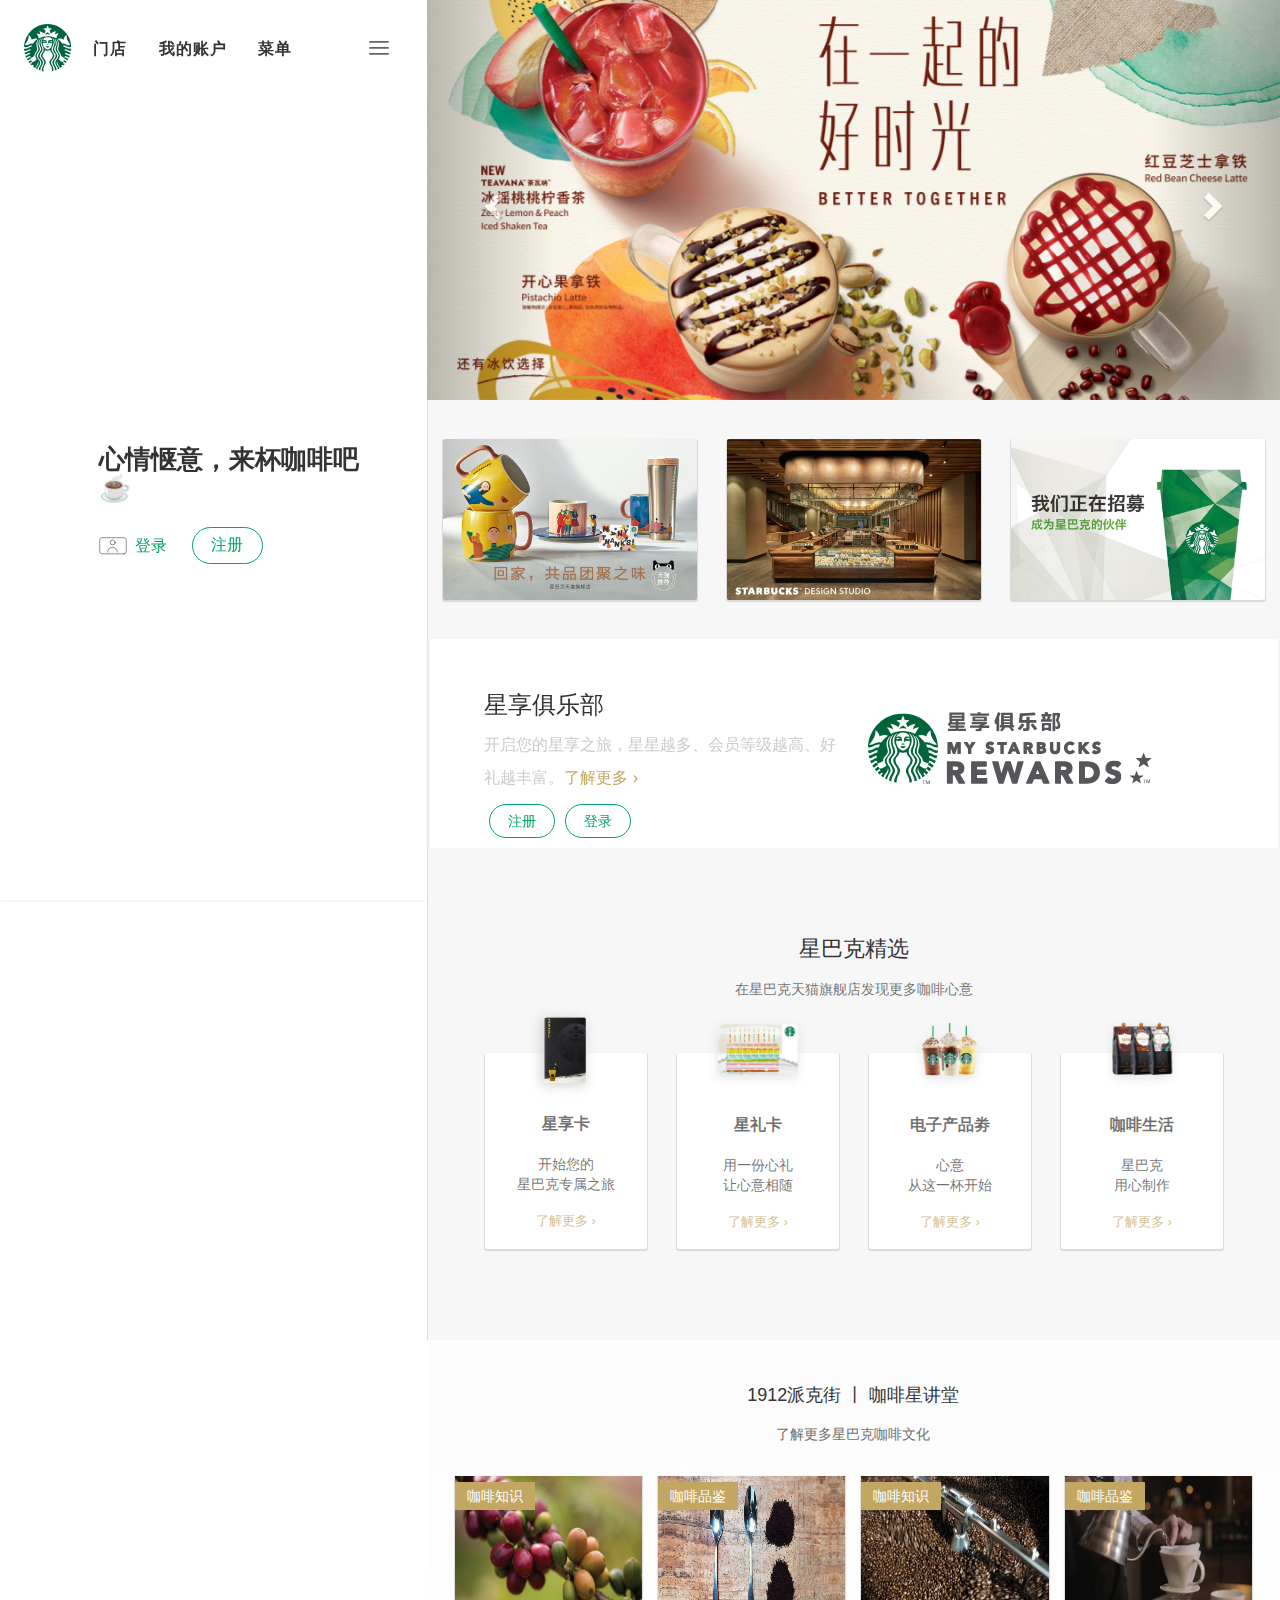
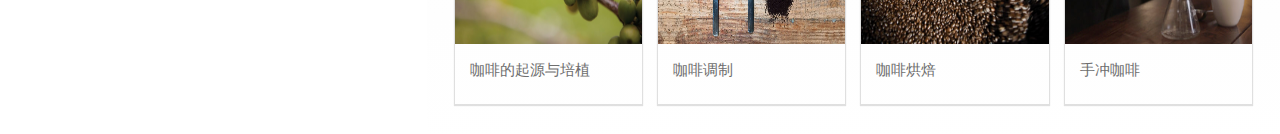
<file: index.html>
<!DOCTYPE html>
<html lang="en">
<head>
	<meta charset="UTF-8">
	<meta name="viewport" content="width=device-width, initial-scale=1">
	<link rel="stylesheet" href="css/cssreset.css">
	<link rel="stylesheet" href="bootstrap-3.3.7-dist/css/bootstrap.css">
	<link rel="stylesheet" href="css/index.css">
	<script src="js/jquery-1.11.1.js"></script>
	<script src="bootstrap-3.3.7-dist/js/bootstrap.js"></script>
	<script src="js/index.js"></script>
	<title>Document</title>
</head>
<body>
	<div class=" container-fluid body " style="overflow: hidden" >
 		<nav class="col-md-4 col-sm-12 col-xs-12 fix">
 			<div class="row">
 			<header>
 				<img src="images/logo.svg" alt="">
 				<a href="#">门店</a>
 				<a href="#">我的账户</a>
 				<a href="html/menu.html">菜单</a>
 				<img id="tog" src="images/icon-hamburger.svg" alt="">
 				
 			</header>
 			</div>
 			<div class="n_body">
 				<div class="con">
 				<h2>心情惬意，来杯咖啡吧 ☕</h2>
 				<div class="foot">
 					<a href="#">
 						<img src="images/icon-account.svg" alt="">
 						<span>登录</span>
 					</a>
 					<a href="#"><span>注册</span></a>
 				</div>
 				</div>
 				
 			</div>
 			<div class="con2">
 					<ul>
 						<li>门店</li>
 						<li>星享俱乐部</li>
 						<li>菜单</li>
 						<li><hr></li>
 						<li>星巴克移动应用</li>
 						<li>星礼卡</li>
 						<li>星巴克甄选&trade;</li>
 						<li>专星送&trade;</li>
 						<li>咖啡星讲堂</li>
 						<li>上海烘焙工坊</li>
 						<li>关于星巴克</li>
 						<li>帮助中心</li>
 						<li><hr></li>
 					</ul>
 					<div class="foot">
 					<a href="#">
 						<img src="images/icon-account.svg" alt="">
 						<span>登录</span>
 					</a>
 					<a href="#"><span>注册</span></a>
 				</div>
 					<footer>
 						<a href="#">English</a>
 						<a href="#">隐私政策</a>
 						<a href="#">使用条款</a>
 						<p><img src="images/icpicon.png" alt="" width="10px"> 沪公网安备 31010402000318号 | 沪ICP备17003747号</p>
 					</footer>
 				</div>
 		</nav>
 		<section class="col-md-8 col-sm-12 col-xs-12 col-md-offset-4 body">
 			<div class="lunbo">
				<div id="carousel-example-generic" class="carousel slide" data-ride="carousel">
				  <!-- Indicators -->
				  <!-- Wrapper for slides -->
				  <div class="carousel-inner" role="listbox">
				    <div class="item active">
				      <img src="images/kv-bever.jpg" alt="...">
				      <div class="carousel-caption">
				      </div>
				    </div>
				    <div class="item">
				      <img src="images/kv-mooncake.jpg" alt="...">
				      <div class="carousel-caption">
				      </div>
				    </div>
				     <div class="item">
				      <img src="images/fp-cold-foam.jpg" alt="...">
				    </div>
				  </div>

				  <!-- Controls -->
				  <a class="left carousel-control" href="#carousel-example-generic" role="button" data-slide="prev">
				    <span class="glyphicon glyphicon-chevron-left" aria-hidden="true"></span>
				    <span class="sr-only">Previous</span>
				  </a>
				  <a class="right carousel-control" href="#carousel-example-generic" role="button" data-slide="next">
				    <span class="glyphicon glyphicon-chevron-right" aria-hidden="true"></span>
				    <span class="sr-only">Next</span>
				  </a>
				</div>				
 			</div>
 			<div class="k2">
 				<ul class="row ktwo">
 					<li class="col-sm-4 col-xs-12 "><img src="images/starbucks-tmall-0910-cn.jpg" alt=""></li>
 					<li class=" col-sm-4 col-xs-12"><img src="images/starbucks-design-studio-web-china.jpg" alt=""></li>
 					<li class=" col-sm-4 col-xs-12"><a href="html/work.html"><img src="images/homepage-career-cn.jpg" alt=""></a></li>
 				</ul>
 			</div>
 			<div class=" k3">
 				<div class="row warpp">
 					<div class="col-xs-6 ran ">
 						<h3>星享俱乐部</h3>
 						<p>开启您的星享之旅，星星越多、会员等级越高、好礼越丰富。<a href="#">了解更多 ›</a></p>
 						<h4>
 							<a href="#" class="btn btn-default" href="#" role="button">注册</a>
 							<a href="#"class="btn btn-default" href="#" role="button">登录</a>
 						</h4>
 					</div>
 					<div class="col-xs-6 text-center rantwo">
 					<img src="images/logo-msr.svg"  class="img-responsive" alt="">
 					</div>
 				</div>
 			</div>
 			<div class="k4">
 				<div class="warpp">
 					<h2>星巴克精选</h2>
 					<p>在星巴克天猫旗舰店发现更多咖啡心意</p>
 					<ul class="row">
 						<li class="col-md-3 col-xs-6">
 							<a href="#">
 							<img src="images/tmall-card-01.png" alt="" style=" height: 108px">
 							<p><strong>星享卡</strong></p>
 							<p>开始您的<br>星巴克专属之旅</p>
 							<p>了解更多 ›</p>
 							</a>
 						</li>
 						<li class="col-md-3 col-xs-6">
 							<a href="#">
 							<img src="images/tmall-card-02.png" alt="" style="height:72px">
 								<p><strong>星礼卡</strong></p>
 							<p>用一份心礼<br>让心意相随</p>
 							<p>了解更多 ›</p>
 						</a>
 						</li>
 						<li class="col-md-3 col-xs-6">
 							<a href="#">
 							<img src="images/tmall-eticket.png" alt="" style="height:72px">
 								<p><strong>电子产品劵</strong></p>
 							<p>心意<br>从这一杯开始</p>
 							<p>了解更多 ›</p>
 						</a>
 						</li>
 						<li class="col-md-3 col-xs-6">
 							<a href="#">
 							<img src="images/tmall-reserve.png" alt="" style="height:72px">
 								<p><strong>咖啡生活</strong></p>
 							<p>星巴克<br>用心制作</p>
 							<p>了解更多 ›</p>
 						</a>
 						</li>
 					</ul>
 				</div>
 			</div>
 			<div class="k5">
 				<h4>1912派克街 丨 咖啡星讲堂</h4>
 				<p>了解更多星巴克咖啡文化</p>
 				<ul>
 					<li>
 						<img src="images/coffeehouse-coffee-cultivation-kv.jpg"  class="img-responsive" alt="">
 						<p>咖啡的起源与培植</p>
 						<span>咖啡知识</span>
 					</li>
 					<li>
 						<img src="images/coffeehouse-4-fundamentals-kv.jpg"  class="img-responsive" alt="">
 						<p>咖啡调制</p>
 						<span>咖啡品鉴</span>
 					</li>
 					<li>
 						<img src="images/coffeehouse-roast-story-kv.jpg"  class="img-responsive" alt="">
 						<p>咖啡烘焙</p>
 						<span>咖啡知识</span>
 					</li>
 					<li>
 						<img src="images/coffeehouse-pour-over-kv.jpg"  class="img-responsive" alt="">
 						<p>手冲咖啡</p>
 						<span>咖啡品鉴</span>
 					</li>
 				</ul>
 			</div>
 		</section>
 		<div class="bottom">
 			<ul>
 				<li>
 					<a href="#">
 						<span>
 							<img src="images/icon-home.svg" alt="">
 							<img src="images/icon-home-active.svg" alt="" class="active">
 						</span>
 						<p>主页</p>
 					</a>
 				</li>
 				<li>
 					<a href="#">
 						<span>
 							<img src="images/icon-stores.svg" alt="">
 							<img src="images/icon-stores-active.svg" alt="" class="active">
 						</span>
 						<p>门店</p>
 					</a>
 				</li>
 				<li>
 					<a href="#">
 						<span>
 							<img src="images/icon-account.svg" alt="">
 							<img src="images/icon-account-active.svg" alt="" class="active">
 						</span>
 						<p>我的账户</p>
 					</a>
 				</li>
 				<li>
 					<a href="#">
 						<span>
 							<img src="images/icon-home.svg" alt="">
 							<img src="images/icon-home-active.svg" alt="" class="active">
 						</span>
 						<p>菜单</p>
 					</a>
 				</li>
 				<li>
 					<a href="#">
 						<span>
 							<img src="images/icon-menu.svg" alt="">
 							<img src="images/icon-menu-active.svg" alt="" class="active">
 						</span>
 						<p>主页</p>
 					</a>
 				</li>
 				<li>
 					<a href="#">
 						<span>
 							<img src="images/icon-more.svg" alt="">
 							<img src="images/icon-more-active.svg" alt="" class="active">
 						</span>
 						<p>更多</p>
 					</a>
 				</li>
 			</ul>
 		</div>





	</div>
</body>
</html>
</file>
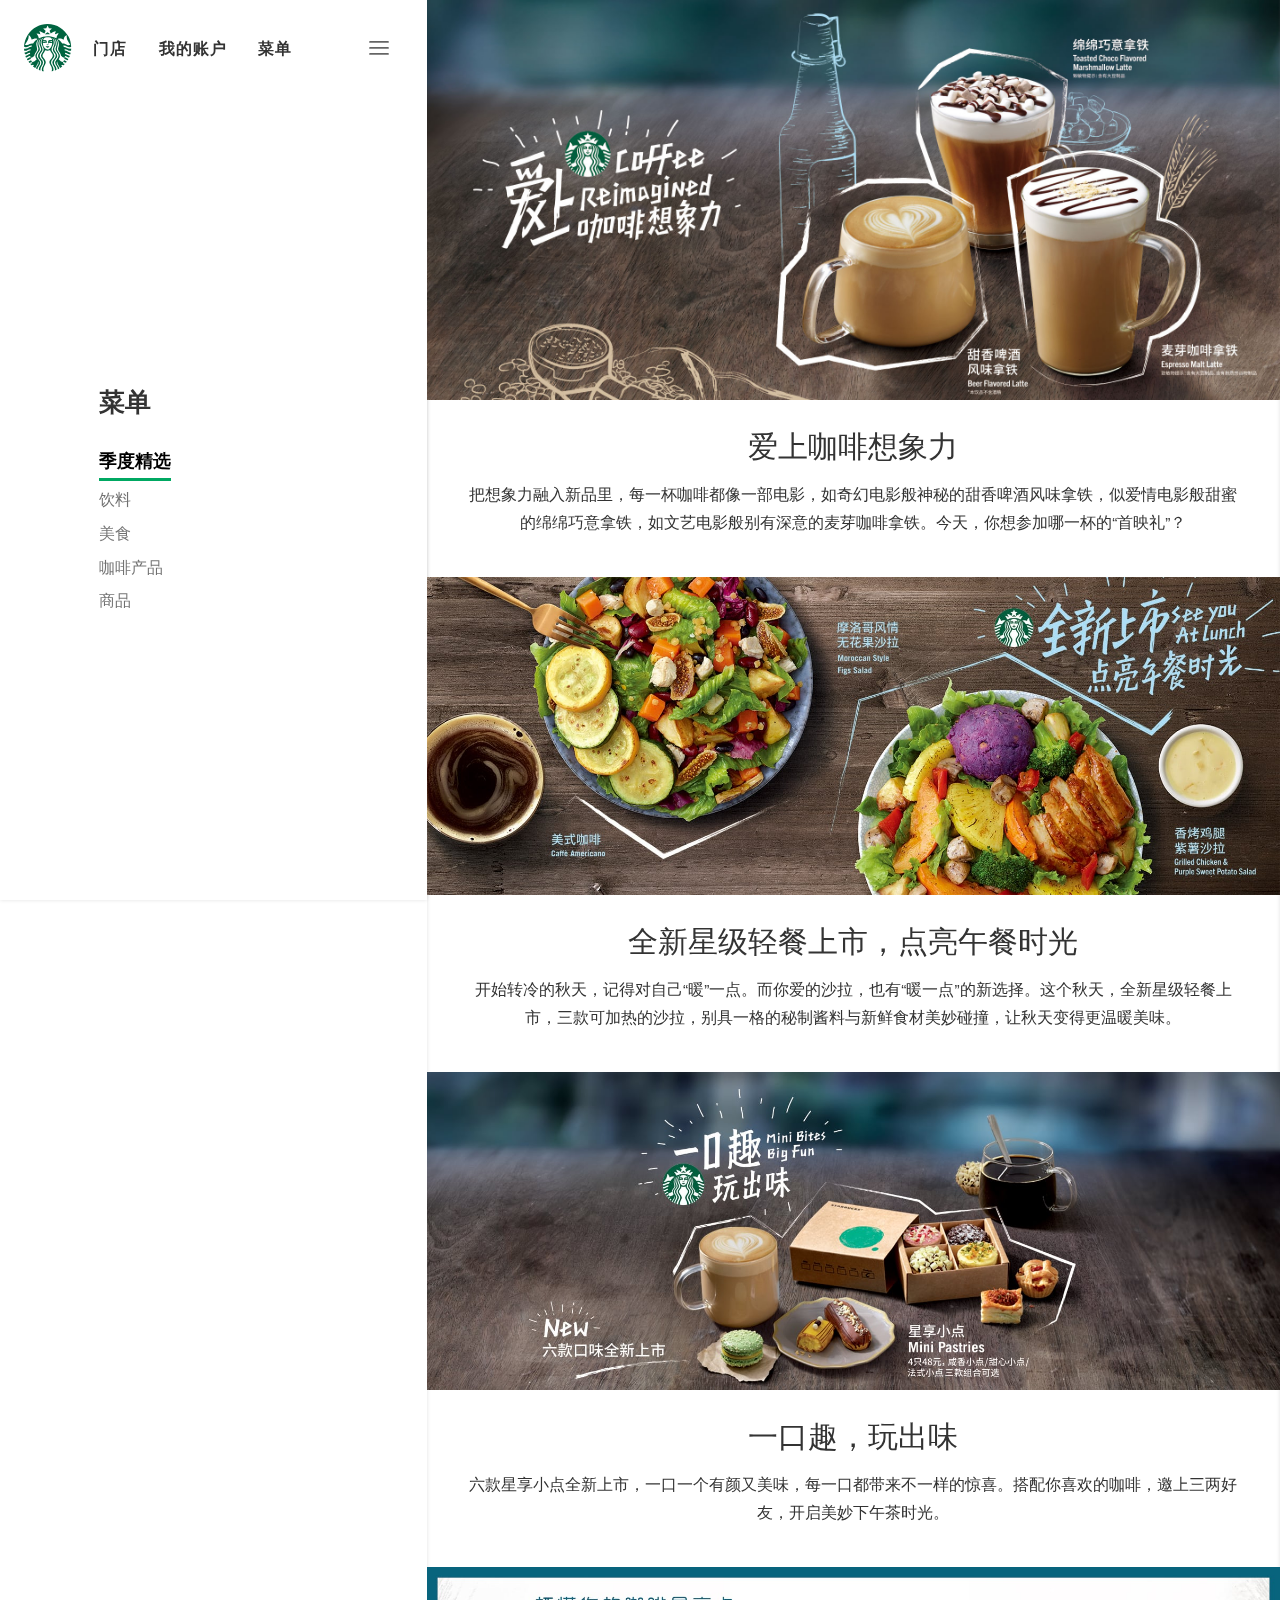
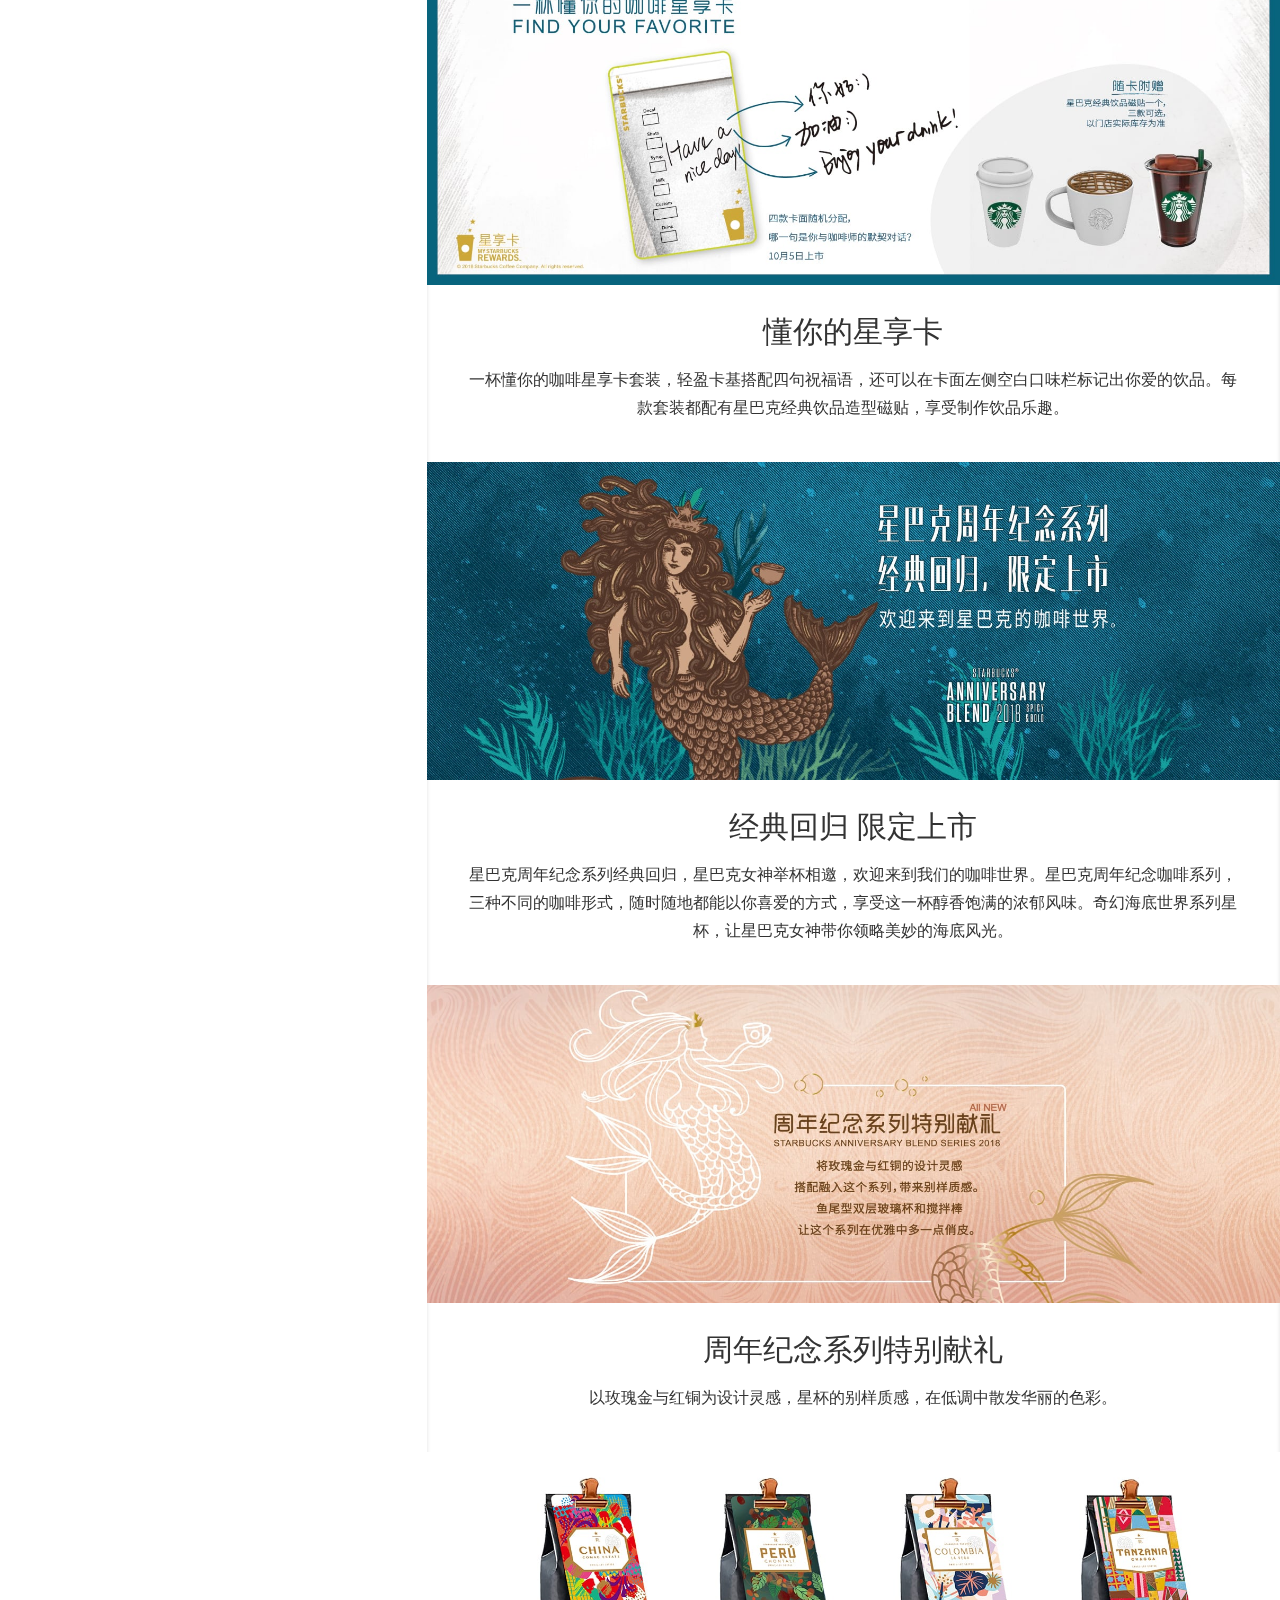
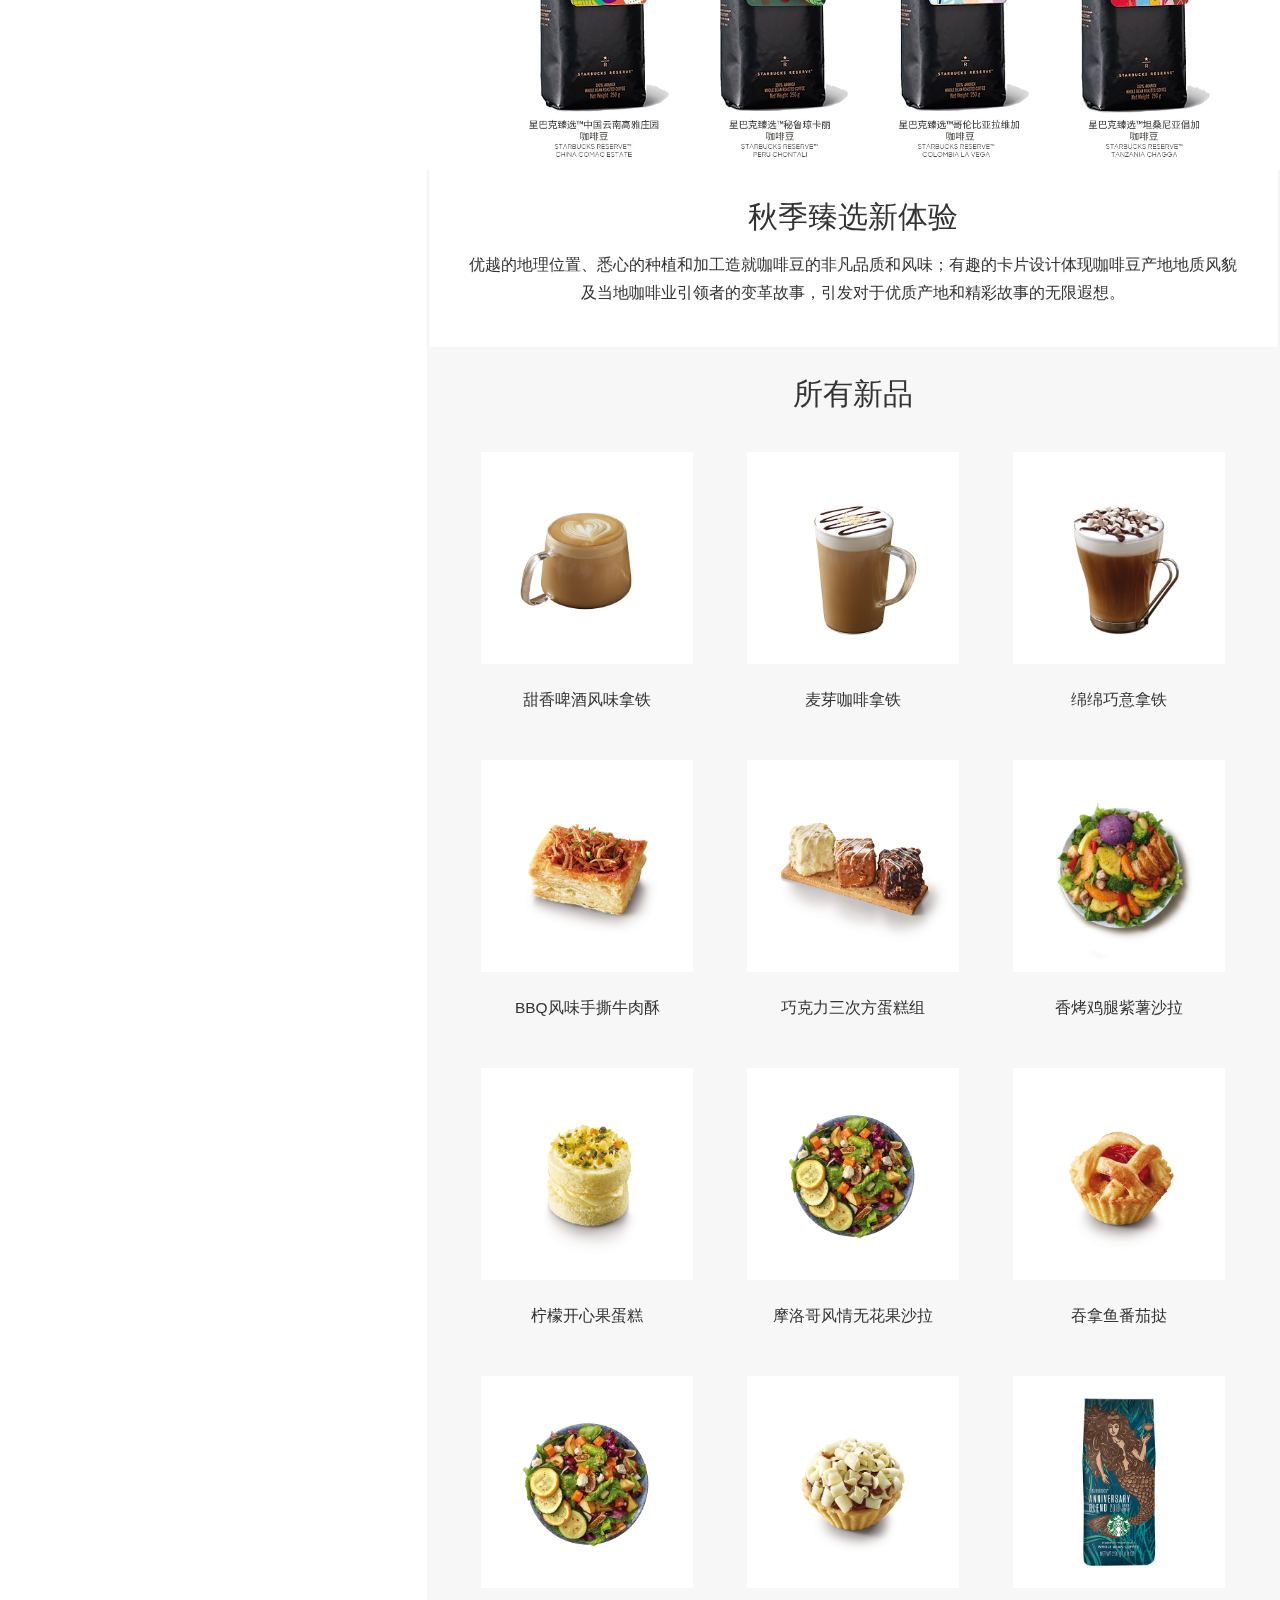
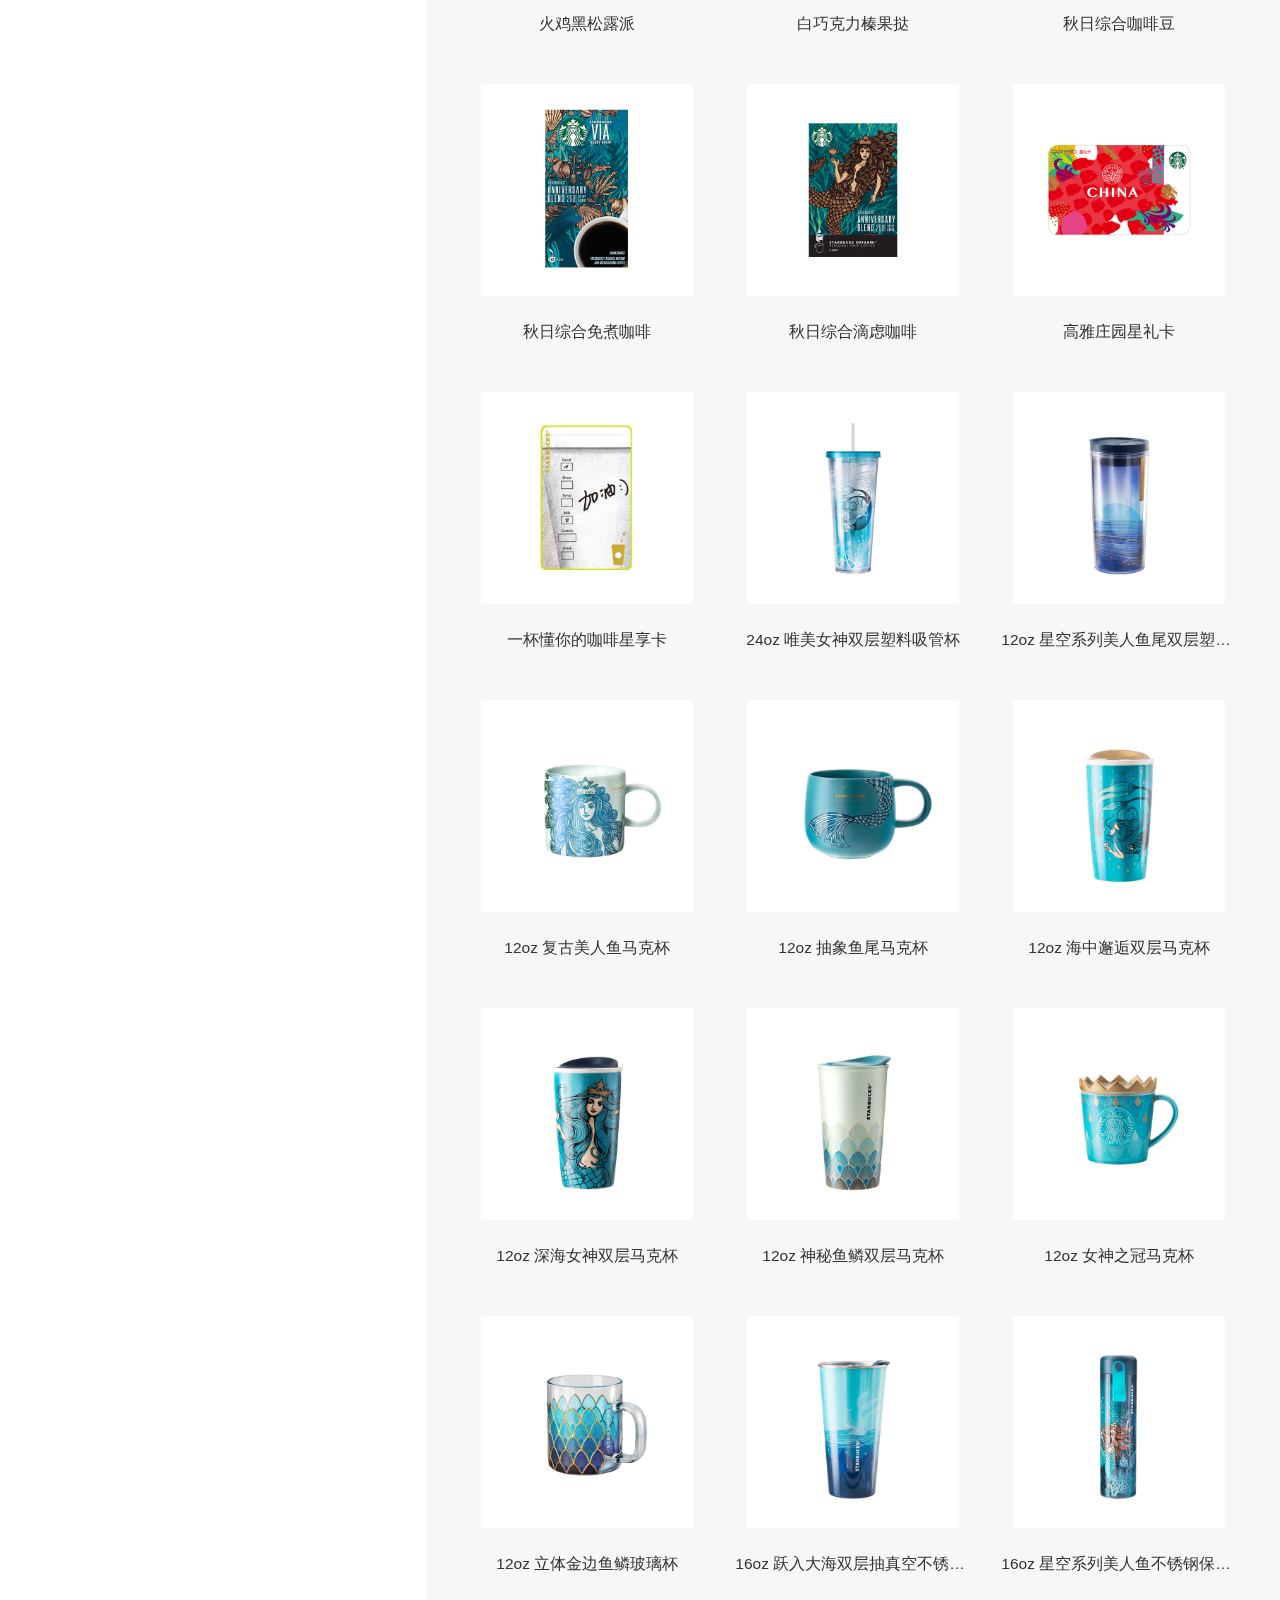
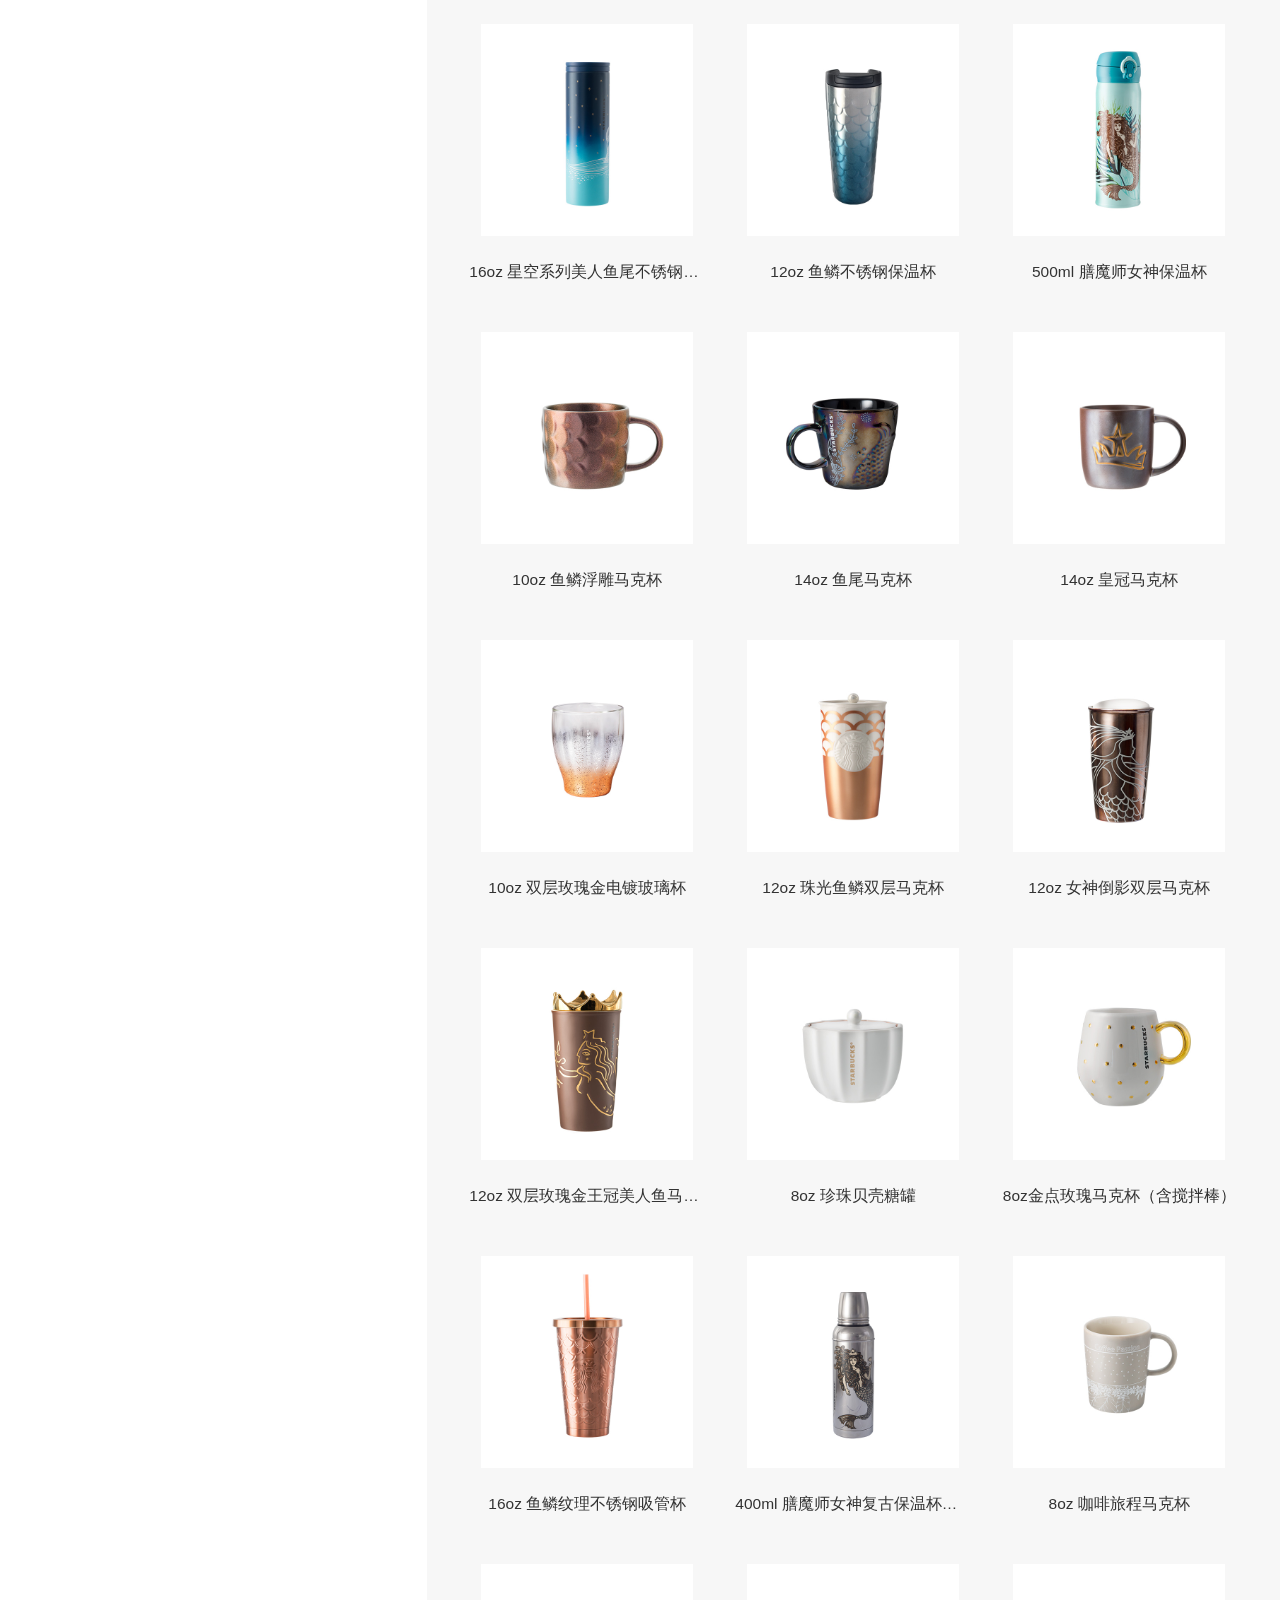
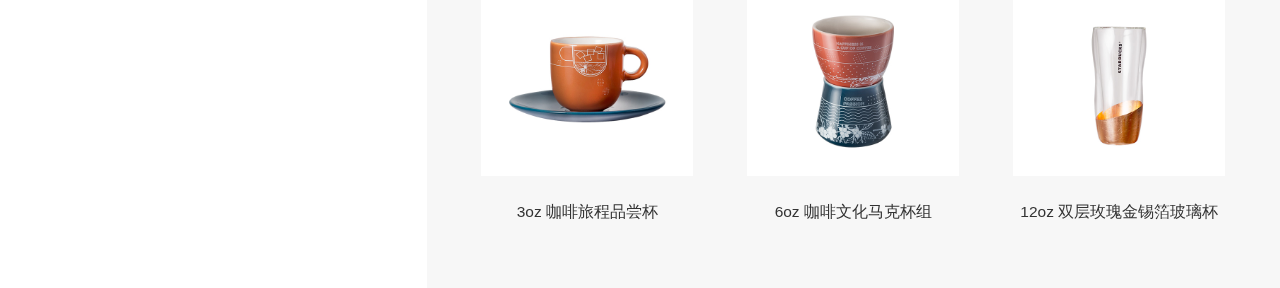
<file: html/menu.html>
<!DOCTYPE html>
<html lang="en">
<head>
<meta charset="UTF-8">
	<meta name="viewport" content="width=device-width, initial-scale=1">
	<link rel="stylesheet" href="../css/cssreset.css">
	<link rel="stylesheet" href="../bootstrap-3.3.7-dist/css/bootstrap.css">
	<link rel="stylesheet" href="../css/index.css">
	<link rel="stylesheet" href="../css/menu.css">
	<script src="../js/jquery-1.11.1.js"></script>
	<script src="../bootstrap-3.3.7-dist/js/bootstrap.js"></script>
	<script src="../js/index.js"></script>
	<script src="../js/menu.js"></script>
	<title>Document</title>
</head>
<body>
	<div class=" container-fluid body "  style="overflow:hidden">
 		<nav class="col-md-4 col-sm-12 col-xs-12 fix">
 			<div class="row">
 			<header>
 				<img src="../images/logo.svg" alt="">
 				<a href="#">门店</a>
 				<a href="#">我的账户</a>
 				<a href="#">菜单</a>
 				<img id="tog" src="../images/icon-hamburger.svg" alt="">
 				
 			</header>
 			</div>
 			<div class="n_body">
 				<div class="con">
 				<h2>菜单</h2>
 				<div class="foot">
 					<ul>
 						<li><a href="#" id="current">季度精选</a></li>
 						<li><a href="#">饮料</a></li>
 						<li><a href="#">美食</a></li>
 						<li><a href="#">咖啡产品</a></li>
 						<li><a href="#">商品</a></li>
 					</ul>
 				</div>
 				</div>
 				
 			</div>
 			<div class="con2">
 					<ul>
 						<li>门店</li>
 						<li>星享俱乐部</li>
 						<li>菜单</li>
 						<li><hr></li>
 						<li>星巴克移动应用</li>
 						<li>星礼卡</li>
 						<li>星巴克甄选&trade;</li>
 						<li>专星送&trade;</li>
 						<li>咖啡星讲堂</li>
 						<li>上海烘焙工坊</li>
 						<li>关于星巴克</li>
 						<li>帮助中心</li>
 						<li><hr></li>
 					</ul>
 					<div class="foot">
 					<a href="#">
 						<img src="../images/icon-account.svg" alt="">
 						<span>登录</span>
 					</a>
 					<a href="#"><span>注册</span></a>
 				</div>
 					<footer>
 						<a href="#">English</a>
 						<a href="#">隐私政策</a>
 						<a href="#">使用条款</a>
 						<p><img src="../images/icpicon.png" alt="" width="10px"> 沪公网安备 31010402000318号 | 沪ICP备17003747号</p>
 					</footer>
 				</div>
 		</nav>
 		<section class="col-md-8 col-sm-12 col-xs-12 col-md-offset-4 body">
 			<div class="set_one text-center">
 				<img src="../images/kv-bev-au2.jpg" alt="" class="img-responsive">
 				<div class="wrapper">
 					<h2>爱上咖啡想象力</h2>
 					<p class="text description">把想象力融入新品里，每一杯咖啡都像一部电影，如奇幻电影般神秘的甜香啤酒风味拿铁，似爱情电影般甜蜜的绵绵巧意拿铁，如文艺电影般别有深意的麦芽咖啡拿铁。今天，你想参加哪一杯的“首映礼”？</p>
 				</div>
 			</div>
 			<div class="set_two text-center">
 				<img src="../images/meal.jpg" alt="" class="img-responsive">
 				<div class="wrapper">
 					<h2>全新星级轻餐上市，点亮午餐时光</h2>
 					<p class="text description">开始转冷的秋天，记得对自己“暖”一点。而你爱的沙拉，也有“暖一点”的新选择。这个秋天，全新星级轻餐上市，三款可加热的沙拉，别具一格的秘制酱料与新鲜食材美妙碰撞，让秋天变得更温暖美味。</p>
 				</div>
 			</div>
 			<div class="set_three text-center">
 				<img src="../images/mini-platform.jpg" alt="" class="img-responsive">
 				<div class="wrapper">
 					<h2>一口趣，玩出味</h2>
 					<p class="text description">六款星享小点全新上市，一口一个有颜又美味，每一口都带来不一样的惊喜。搭配你喜欢的咖啡，邀上三两好友，开启美妙下午茶时光。</p>
 				</div>
 			</div>
 			<div class="set_four text-center">
 				<img src="../images/msr-au2.jpg" alt="" class="img-responsive">
 				<div class="wrapper">
 					<h2>懂你的星享卡</h2>
 					<p class="text description">一杯懂你的咖啡星享卡套装，轻盈卡基搭配四句祝福语，还可以在卡面左侧空白口味栏标记出你爱的饮品。每款套装都配有星巴克经典饮品造型磁贴，享受制作饮品乐趣。</p>
 				</div>
 			</div>
 			<div class="set_five text-center">
 				<img src="../images/merchandise-au2.jpg" alt="" class="img-responsive">
 				<div class="wrapper">
 					<h2>经典回归 限定上市</h2>
 					<p class="text description">星巴克周年纪念系列经典回归，星巴克女神举杯相邀，欢迎来到我们的咖啡世界。星巴克周年纪念咖啡系列，三种不同的咖啡形式，随时随地都能以你喜爱的方式，享受这一杯醇香饱满的浓郁风味。奇幻海底世界系列星杯，让星巴克女神带你领略美妙的海底风光。</p>
 				</div>
 			</div>
 			<div class="set_six text-center">
 				<img src="../images/merchandise2-au2.jpg" alt="" class="img-responsive">
 				<div class="wrapper">
 					<h2>周年纪念系列特别献礼</h2>
 					<p class="text description">以玫瑰金与红铜为设计灵感，星杯的别样质感，在低调中散发华丽的色彩。</p>
 				</div>
 			</div>
 			<div class="set_seven text-center">
 				<img src="../images/reserve-wb.jpg" alt="" class="img-responsive">
 				<div class="wrapper">
 					<h2>秋季臻选新体验</h2>
 					<p class="text description">优越的地理位置、悉心的种植和加工造就咖啡豆的非凡品质和风味；有趣的卡片设计体现咖啡豆产地地质风貌及当地咖啡业引领者的变革故事，引发对于优质产地和精彩故事的无限遐想。</p>
 				</div>
 			</div>
 			<div class="pro">
 				<div class="wrapper">
 					<h2 class="text-center">所有新品</h2>
 					<ul class="row text-center" id="cp">
 						<li class="col-xs-6 col-sm-4">
 							<img  class="img-responsive" src="../images/beer-flavored-latte.jpg" alt="">
 							<p>甜香啤酒风味拿铁</p>
 						</li>
 						<li class="col-xs-6 col-sm-4">
 							<img class="img-responsive" src="../images/espresso-malt-latte.jpg" alt="">
 							<p>麦芽咖啡拿铁</p>
 						</li>
 						<li class="col-xs-6 col-sm-4">
 							<img class="img-responsive" src="../images/toasted-choco-flavored-marshmallow-latte.jpg" alt="">
 							<p>绵绵巧意拿铁</p>
 						</li>
 						<li class="col-xs-6 col-sm-4">
 							<img class="img-responsive" src="../images/bbq-flavored-beef-shreds-puff.jpg" alt="">
 							<p>BBQ风味手撕牛肉酥</p>
 						</li>
 						<li class="col-xs-6 col-sm-4">
 							<img class="img-responsive" src="../images/chocolate-cake-flight.jpg" alt="">
 							<p>巧克力三次方蛋糕组</p>
 						</li>
 						<li class="col-xs-6 col-sm-4">
 							<img class="img-responsive" src="../images/grilled-chicken-purple-sweet-potato-salad.jpg" alt="">
 							<p>香烤鸡腿紫薯沙拉</p>
 						</li>
 					</ul>
 				</div>
 			</div>
 		</section>
 		<div class="bottom">
 			<ul>
 				<li>
 					<a href="#">
 						<span>
 							<img src="../images/icon-home.svg" alt="">
 							<img src="../images/icon-home-active.svg" alt="" class="active">
 						</span>
 						<p>主页</p>
 					</a>
 				</li>
 				<li>
 					<a href="#">
 						<span>
 							<img src="../images/icon-stores.svg" alt="">
 							<img src="../images/icon-stores-active.svg" alt="" class="active">
 						</span>
 						<p>门店</p>
 					</a>
 				</li>
 				<li>
 					<a href="#">
 						<span>
 							<img src="../images/icon-account.svg" alt="">
 							<img src="../images/icon-account-active.svg" alt="" class="active">
 						</span>
 						<p>我的账户</p>
 					</a>
 				</li>
 				<li>
 					<a href="#">
 						<span>
 							<img src="../images/icon-home.svg" alt="">
 							<img src="../images/icon-home-active.svg" alt="" class="active">
 						</span>
 						<p>菜单</p>
 					</a>
 				</li>
 				<li>
 					<a href="#">
 						<span>
 							<img src="../images/icon-menu.svg" alt="">
 							<img src="../images/icon-menu-active.svg" alt="" class="active">
 						</span>
 						<p>主页</p>
 					</a>
 				</li>
 				<li>
 					<a href="#">
 						<span>
 							<img src="../images/icon-more.svg" alt="">
 							<img src="../images/icon-more-active.svg" alt="" class="active">
 						</span>
 						<p>更多</p>
 					</a>
 				</li>
 			</ul>
 		</div>
 	</div>
</body>
</html>
</file>
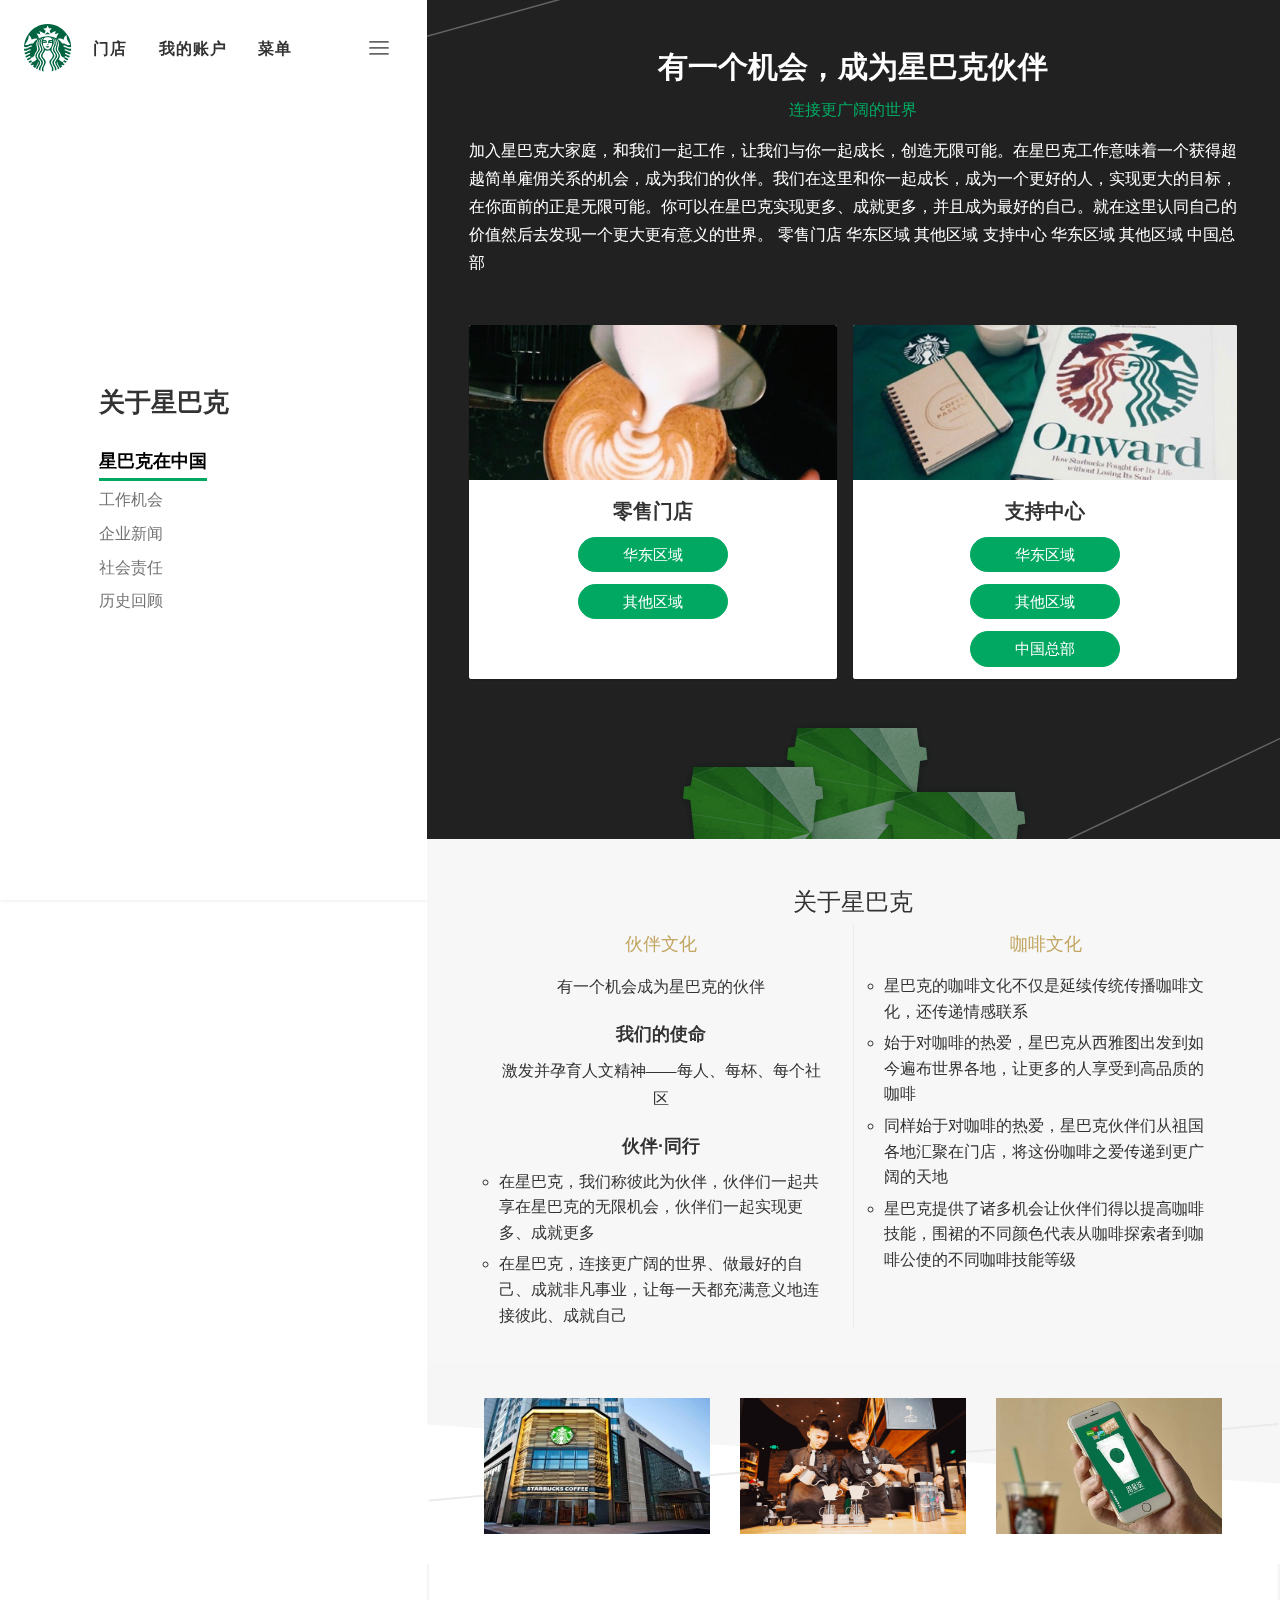
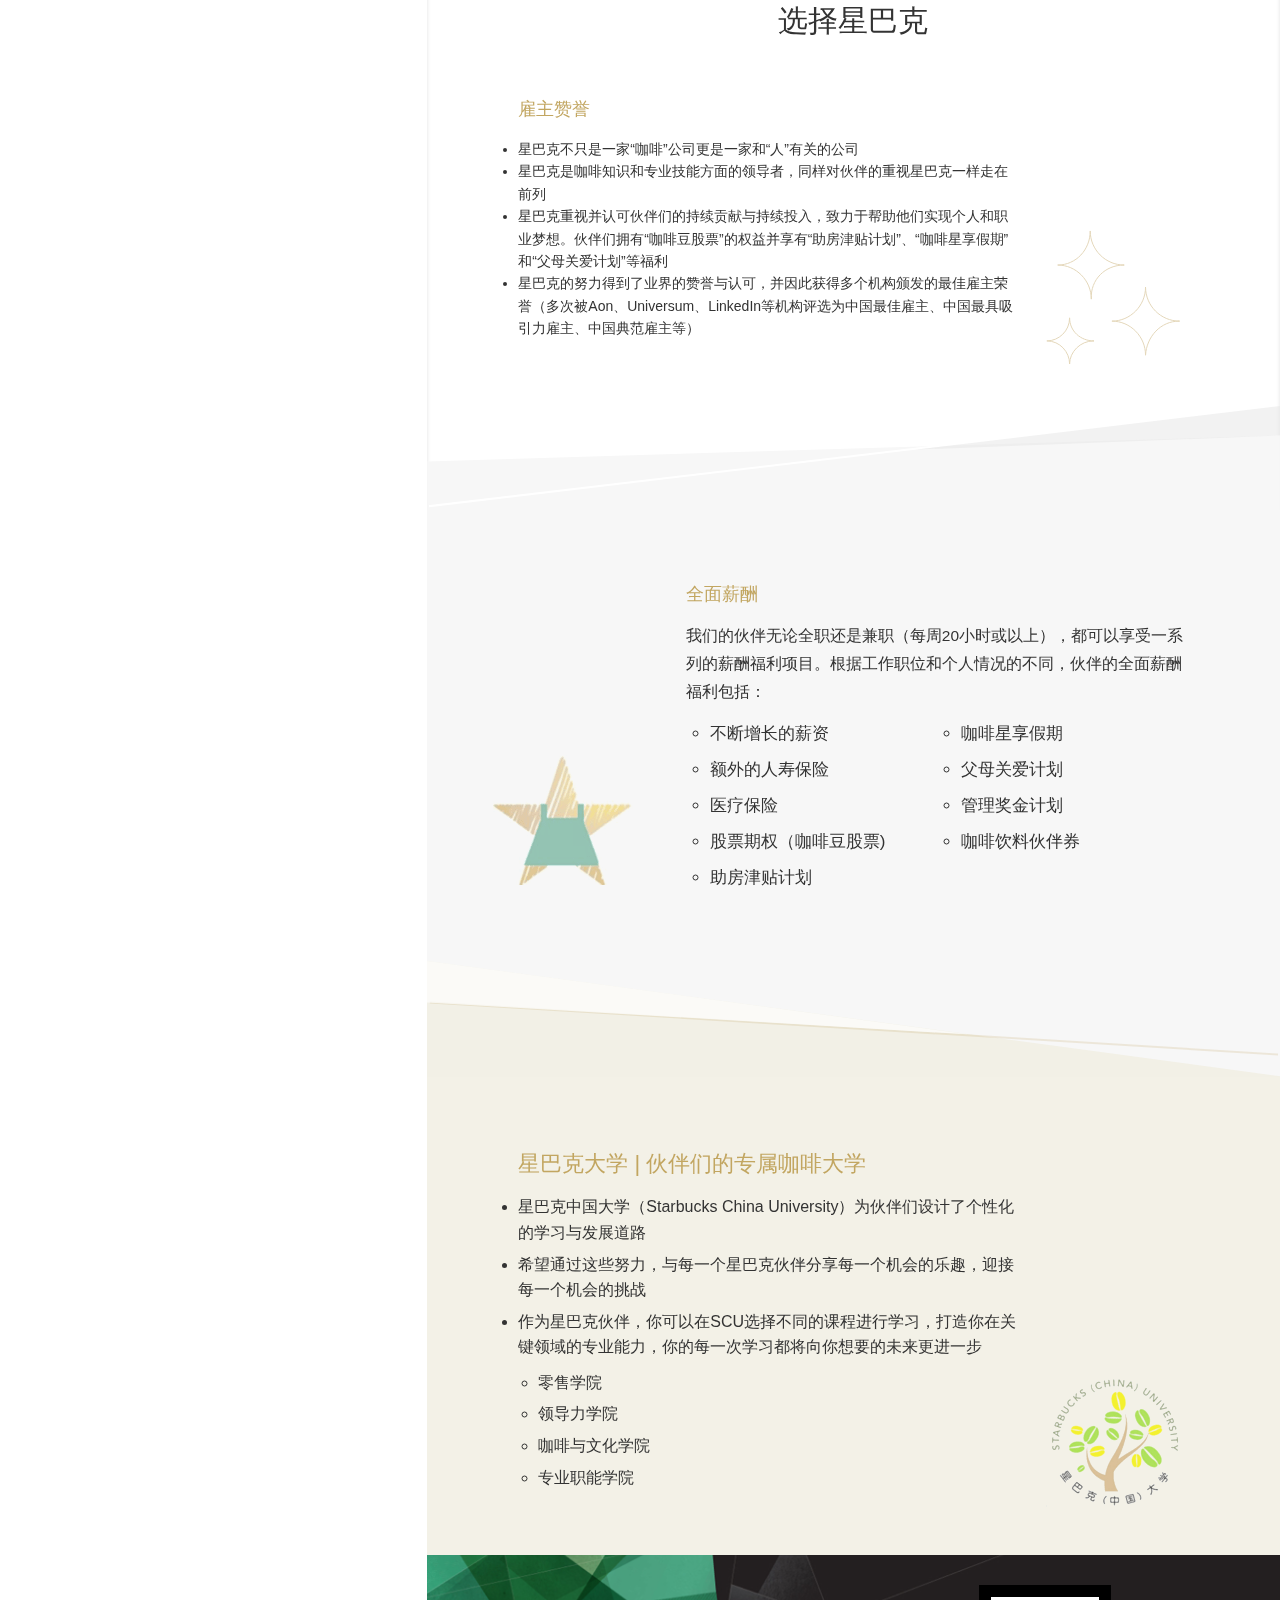
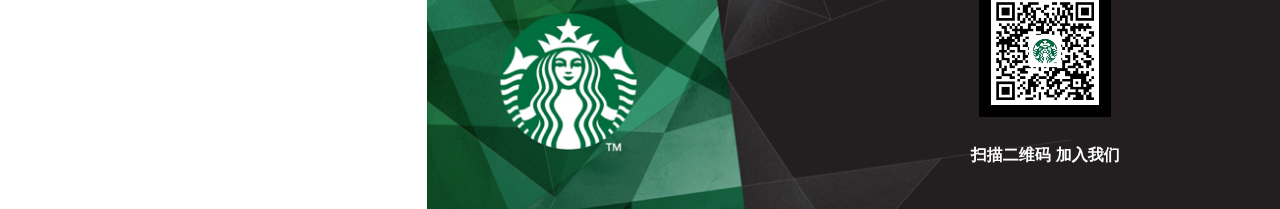
<file: html/work.html>
<!DOCTYPE html>
<html lang="en">
<head>
	<meta charset="UTF-8">
	<link rel="stylesheet" href="../css/cssreset.css">
	<link rel="stylesheet" href="../bootstrap-3.3.7-dist/css/bootstrap.css">
	<link rel="stylesheet" href="../css/index.css">
	<link rel="stylesheet" href="../css/menu.css">
	<link rel="stylesheet" href="../css/work.css">
	<script src="../js/jquery-1.11.1.js"></script>
	<script src="../bootstrap-3.3.7-dist/js/bootstrap.js"></script>
	<script src="../js/index.js"></script>
	<script src="../js/menu.js"></script>
	<title>Document</title>
</head>
<body>
	<div class=" container-fluid body "  style="overflow:hidden">
 		<nav class="col-md-4 col-sm-12 col-xs-12 fix">
 			<div class="row">
 			<header>
 				<img src="../images/logo.svg" alt="">
 				<a href="#">门店</a>
 				<a href="#">我的账户</a>
 				<a href="#">菜单</a>
 				<img id="tog" src="../images/icon-hamburger.svg" alt="">
 				
 			</header>
 			</div>
 			<div class="n_body">
 				<div class="con">
 				<h2>关于星巴克</h2>
 				<div class="foot">
 					<ul>
 						<li><a href="#" id="current">星巴克在中国</a></li>
 						<li><a href="#">工作机会</a></li>
 						<li><a href="#">企业新闻</a></li>
 						<li><a href="#">社会责任</a></li>
 						<li><a href="#">历史回顾</a></li>
 					</ul>
 				</div>
 				</div>
 				
 			</div>
 			<div class="con2">
 					<ul>
 						<li>门店</li>
 						<li>星享俱乐部</li>
 						<li>菜单</li>
 						<li><hr></li>
 						<li>星巴克移动应用</li>
 						<li>星礼卡</li>
 						<li>星巴克甄选&trade;</li>
 						<li>专星送&trade;</li>
 						<li>咖啡星讲堂</li>
 						<li>上海烘焙工坊</li>
 						<li>关于星巴克</li>
 						<li>帮助中心</li>
 						<li><hr></li>
 					</ul>
 					<div class="foot">
 					<a href="#">
 						<img src="../images/icon-account.svg" alt="">
 						<span>登录</span>
 					</a>
 					<a href="#"><span>注册</span></a>
 				</div>
 					<footer>
 						<a href="#">English</a>
 						<a href="#">隐私政策</a>
 						<a href="#">使用条款</a>
 						<p><img src="../images/icpicon.png" alt="" width="10px"> 沪公网安备 31010402000318号 | 沪ICP备17003747号</p>
 					</footer>
 				</div>
 		</nav>
 		<section class="col-md-8 col-sm-12 col-xs-12 col-md-offset-4 body">
 			<div class="work_one text-center">
 				<div class="wrapper">
 					<div class="txt">
 					<h3>有一个机会，成为星巴克伙伴</h3>
 					<h5>连接更广阔的世界</h5>
 					<p>
 						加入星巴克大家庭，和我们一起工作，让我们与你一起成长，创造无限可能。在星巴克工作意味着一个获得超越简单雇佣关系的机会，成为我们的伙伴。我们在这里和你一起成长，成为一个更好的人，实现更大的目标，在你面前的正是无限可能。你可以在星巴克实现更多、成就更多，并且成为最好的自己。就在这里认同自己的价值然后去发现一个更大更有意义的世界。

零售门店
华东区域
其他区域
支持中心
华东区域
其他区域
中国总部

 					</p>
 				</div>
 				<ul  id="work1">
 					<li >
 						<div class="mend">
 						<img src="../images/career-retail.jpg"  class="img-responsive" alt="">
 						<h3>零售门店</h3>
 						<a href="#" class="button">华东区域</a>
 						<a href="#" class="button">其他区域</a>
 						<a href="#" style="visibility:hidden">中国总部</a>
 						</div>
 					</li>
 					<li >
 						<div class="zhongx">
 						<img src="../images/career-support-center.jpg" class="img-responsive"  alt="">
 						<h3>支持中心</h3>
 						<a href="#" class="button">华东区域</a>
 						<a href="#" class="button">其他区域</a>
 						<a href="#">中国总部</a>
 						</div>
 					</li>
 				</ul>
				</div>
 				<div class="one_img">
 				</div>
 			</div>
 			<div class="work_two">
 				<div class="wrapper text-center">
 				<h3>关于星巴克</h3>
 				<ul id="UL1" class="text-left">
 					<li>
 						<h4 class="gold">伙伴文化</h4>
 						<p>有一个机会成为星巴克的伙伴</p>
 						<h4 class="black">我们的使命</h4>
 						<p>激发并孕育人文精神——每人、每杯、每个社区</p>
 						<h4 class="black">伙伴·同行</h4>
 						<ul class="UL2">
 							<li>在星巴克，我们称彼此为伙伴，伙伴们一起共享在星巴克的无限机会，伙伴们一起实现更多、成就更多</li>
 							<li>在星巴克，连接更广阔的世界、做最好的自己、成就非凡事业，让每一天都充满意义地连接彼此、成就自己</li>
 						</ul>
 					</li>
 					<li>
 						<h4 class="gold">咖啡文化</h4>
 						<ul class="UL2">
 							<li>星巴克的咖啡文化不仅是延续传统传播咖啡文化，还传递情感联系</li>
 							<li>始于对咖啡的热爱，星巴克从西雅图出发到如今遍布世界各地，让更多的人享受到高品质的咖啡</li>
 							<li>同样始于对咖啡的热爱，星巴克伙伴们从祖国各地汇聚在门店，将这份咖啡之爱传递到更广阔的天地</li>
 							<li>星巴克提供了诸多机会让伙伴们得以提高咖啡技能，围裙的不同颜色代表从咖啡探索者到咖啡公使的不同咖啡技能等级</li>
 						</ul>
 					</li>
 				</ul>
 					
 				</div>
 				<div class="bottom_two">
					<img src="../images/careers-bg-line-2.svg" alt="" id="line-bg-2">
 					<ul class="row wrapper">
 						<li class="col-xs-4"><img class="img-responsive" src="../images/starbucks-store.jpg" alt=""></li>
 						<li class="col-xs-4"><img class="img-responsive" src="../images/starbucks-employee-twins.png" alt=""></li>
 						<li class="col-xs-4"><img  class="img-responsive" src="../images/starbucks-wechat-social-gifting.jpg"></li>
 					</ul>
 				</div>
 			</div>
 			<div class="work_three">
 				<div class="wrapper">
 					<h2 class="text-center">选择星巴克</h2>
 					<div class="conter">
 					<div class="txt">
 						<h3 class="gold">雇主赞誉</h3>
 						<ul>
 							<li>星巴克不只是一家“咖啡”公司更是一家和“人”有关的公司</li>
 							<li>星巴克是咖啡知识和专业技能方面的领导者，同样对伙伴的重视星巴克一样走在前列</li>
 							<li>星巴克重视并认可伙伴们的持续贡献与持续投入，致力于帮助他们实现个人和职业梦想。伙伴们拥有“咖啡豆股票”的权益并享有“助房津贴计划”、“咖啡星享假期”和“父母关爱计划”等福利</li>
 							<li>星巴克的努力得到了业界的赞誉与认可，并因此获得多个机构颁发的最佳雇主荣誉（多次被Aon、Universum、LinkedIn等机构评选为中国最佳雇主、中国最具吸引力雇主、中国典范雇主等）
 							</li>
 						</ul>
 					</div>
 					<div class="pic">
 					</div>
 					</div>
 				</div>
 			</div>
 			<div class="line-3">
 				<img src="../images/careers-bg-line-3.svg" alt="" style="width: 100%">
 			</div>
 			<div class="work_four">
 				<div class="wrapper">
 					<div class="conter">
 					<div class="pic">
 					</div>
 					<div class="txt">
 						<h3 class="gold">全面薪酬</h3>
 						<p>我们的伙伴无论全职还是兼职（每周20小时或以上），都可以享受一系列的薪酬福利项目。根据工作职位和个人情况的不同，伙伴的全面薪酬福利包括：</p>
 						<ul class="all">
 							<li class="in">
 							<ul>
 							<li>不断增长的薪资</li>
 							<li>额外的人寿保险</li>
 							<li>医疗保险</li>
 							<li>股票期权（咖啡豆股票)</li>
 							<li>助房津贴计划</li>
 							</ul>
 							</li>
 							<li class="in">
 							<ul>
 							<li>咖啡星享假期</li>
 							<li>父母关爱计划</li>
 							<li>管理奖金计划</li>
 							<li>咖啡饮料伙伴券</li>
 							</ul>
 							</li>
 						</ul>
 					</div>
 					
 					</div>
 				</div>
 			</div>
 			<div class="line-4">
 				<img src="../images/careers-bg-line-4.svg" alt="" style="width: 100%">
 			</div>
 			<div class="work_five">
 				<div class="wrapper">
 					<div class="conter">
 					<div class="txt">
 						<h3 class="gold">星巴克大学 | 伙伴们的专属咖啡大学</h3>
 						<ul>
 							<li>星巴克中国大学（Starbucks China University）为伙伴们设计了个性化的学习与发展道路</li>
 							<li>希望通过这些努力，与每一个星巴克伙伴分享每一个机会的乐趣，迎接每一个机会的挑战</li>
 							<li>作为星巴克伙伴，你可以在SCU选择不同的课程进行学习，打造你在关键领域的专业能力，你的每一次学习都将向你想要的未来更进一步</li>
 						</ul>
 						<ul id="un">
 							<li>零售学院</li>
 							<li>领导力学院</li>
 							<li>咖啡与文化学院</li>
 							<li>专业职能学院</li>
 						</ul>
 					</div>
 					<div class="pic">
 					</div>
 					</div>
 				</div>
 			</div>
 			<div class="work_six">
 				<div class="wrapper">
 					<div class="conter">
 						<div class="flex1"></div>
 						<div class="flex">
 							<div class="sao">
 							<div class="logo"></div>
 							<p>扫描二维码 加入我们</p>
 							</div>
 						</div>
 					</div>
 				</div>
 			</div>
 		</section>











 		<div class="bottom">
 			<ul>
 				<li>
 					<a href="#">
 						<span>
 							<img src="../images/icon-home.svg" alt="">
 							<img src="../images/icon-home-active.svg" alt="" class="active">
 						</span>
 						<p>主页</p>
 					</a>
 				</li>
 				<li>
 					<a href="#">
 						<span>
 							<img src="../images/icon-stores.svg" alt="">
 							<img src="../images/icon-stores-active.svg" alt="" class="active">
 						</span>
 						<p>门店</p>
 					</a>
 				</li>
 				<li>
 					<a href="#">
 						<span>
 							<img src="../images/icon-account.svg" alt="">
 							<img src="../images/icon-account-active.svg" alt="" class="active">
 						</span>
 						<p>我的账户</p>
 					</a>
 				</li>
 				<li>
 					<a href="#">
 						<span>
 							<img src="../images/icon-home.svg" alt="">
 							<img src="../images/icon-home-active.svg" alt="" class="active">
 						</span>
 						<p>菜单</p>
 					</a>
 				</li>
 				<li>
 					<a href="#">
 						<span>
 							<img src="../images/icon-menu.svg" alt="">
 							<img src="../images/icon-menu-active.svg" alt="" class="active">
 						</span>
 						<p>主页</p>
 					</a>
 				</li>
 				<li>
 					<a href="#">
 						<span>
 							<img src="../images/icon-more.svg" alt="">
 							<img src="../images/icon-more-active.svg" alt="" class="active">
 						</span>
 						<p>更多</p>
 					</a>
 				</li>
 			</ul>
 		</div>
 	</div>
 	<script>
 		$('#work1 li').children().hover(function() {
 			$(this).css({"transform":'translateY(-3px)'})
 		}, function() {
 			$(this).css({"transform":'translateY(3px)'})
 		});
 	</script>
</body>
</html>
</file>
<file: css/index.css>
/*
* @Author: admin
* @Date:   2018-09-29 10:59:12
* @Last Modified by:   冉郑伟
* @Last Modified time: 2018-10-31 19:13:35
*/
html,body,container-fluid,nav{
	height: 100%;
}
a{
	text-decoration: none;
}
li{
	list-style: none;
}
nav{
	background: #FFF;
    bottom: 0;
    -webkit-box-shadow: 0 0 4px rgba(0, 0, 0, 0.12);
    box-shadow: 0 0 4px rgba(0, 0, 0, 0.12);
    left: 0;
    position: fixed;
    top: 0;
    width: 30%;
    height: 100%;
   /*  overflow-y:auto ; */
}
.fix{
    position: fixed;
}
.body{
	padding: 0;
}
header{
	height: 48px;
    -webkit-box-sizing: content-box;
    box-sizing: content-box;
    display: block;
    padding: 24px;
    position: relative;
}
header img:nth-of-type(1){
	float: left;
}
header img:nth-of-type(2){
	float: right;
	display: block;
	height: 24px;
	margin: 12px;
}
header a{
	margin-left: 3%;
	color: inherit;
    display: block;
    font-weight: 700;
    font-size: 1.6rem;
    letter-spacing: 1px;
    padding: 14px 10px 5px;
    text-transform: uppercase;
     float: left;
    white-space: nowrap;
}
.n_body{
    position: relative;
    height: calc(100% - 98px);
    display: table;
    width: 100%;
}
.con{
	vertical-align: middle;
    padding: 0 24px 0 84px;
    display: table-cell;
}
.con h2{
	 font-size: 2.6rem;
    font-weight: 700;
    margin-bottom: 25px;
}
.n_body img{
	 margin-right: 4px;
    margin-top: -3px;
    vertical-align: middle;
}
.n_body span{
	color:  #00A862;
	font-size: 1.6rem;
    font-weight: 400;
    -moz-osx-font-smoothing: grayscale;
    -webkit-font-smoothing: antialiased;
    letter-spacing: 0.4px;
}
.n_body a:nth-of-type(1){
	margin-top: 5px;
	    padding: 3px 0;
	float: left;
	vertical-align: middle;
}
.n_body a:nth-of-type(2){
	    margin-left: 24px;
		border: 1px solid #00A862;
	    border-radius: 48px;
	    box-sizing: border-box;
	    color: #00A862;
	    display: inline-block;
	    font-weight: 500;
	    outline: none;
	    overflow: hidden;
	    padding: 6px 18px;
	    position: relative;
	    transition-duration: 0.1s;
	    transition-property: background, border-color, color;	    
}
.con2{
    position: absolute;
    top: 96px;
    left: 0;
    z-index: 10;
    width: 100%;
    vertical-align: middle;
    padding-left: 84px;
    padding-right: 24px;
    color: rgba(0, 0, 0, 0.87);
    font-size: 1.9rem;
    font-weight: 700;
    -moz-osx-font-smoothing: grayscale;
    -webkit-font-smoothing: antialiased;
    letter-spacing: 0.4px;
    line-height: 160%;
     display: none;
     background: #fff;
}
.con2 h2{
     font-size: 2.6rem;
    font-weight: 700;
    margin-bottom: 25px;
}
.con2 img{
     margin-right: 4px;
    margin-top: -3px;
    vertical-align: middle;
}
.con2 span{
    color:  #00A862;
    font-size: 1.6rem;
    font-weight: 400;
    -moz-osx-font-smoothing: grayscale;
    -webkit-font-smoothing: antialiased;
    letter-spacing: 0.4px;
}
.con2 ul li{
    cursor: pointer
}
.con2 hr{
    height: 1px;
    background: rgba(0, 0, 0, 0.12);
}
.foot a:nth-of-type(1){
    margin-top: 5px;
    padding: 3px 0;
    float: left;
    vertical-align: middle;
}
.foot a:nth-of-type(2){
        margin-left: 24px;
        border: 1px solid #00A862;
        border-radius: 48px;
        box-sizing: border-box;
        color: #00A862;
        display: inline-block;
        font-weight: 500;
        outline: none;
        overflow: hidden;
        padding: 6px 18px;
        position: relative;
        transition-duration: 0.1s;
        transition-property: background, border-color, color;       
}
section{
	left: auto;
   /*  margin-left: 30%; */
    padding-bottom: 24px;
    width: 70%;
    box-shadow: 0 0 4px rgba(0, 0, 0, 0.12) inset;
}
footer a{
    margin-right: 10px;
    margin-top: 5px;
    padding: 3px 0;
    vertical-align: middle;
    color: rgba(0, 0, 0, 0.38);
    font-size: 1rem;
}
footer p{
    font-size: 0.9rem;
    padding-right: 60px;
    color: rgba(0, 0, 0, 0.38);
}
.k2{
	background: #F7F7F7;
    padding: 24px 0;
    width: 100%;
    border-left:1.5px solid rgba(0, 0, 0, 0.1) 
}
.ktwo{
	margin: 0;
}
.k2 ul{
    width: 100%;
}
.k2 ul li{
   padding: 15px;
}
.k2 ul li img{
    width: 100%;
     box-shadow: 0 1px 1px 1px rgba(0, 0, 0, 0.12);
    border-radius: 2px;
    transition: all .3s;
}

.k3{
}
 .warpp{
 	padding-top: 33px;
    height: 100%;
   /*  padding-left: 24px;
    padding-right: 24px; */
   /*  width: 75%; */
    max-width: 768px;
    margin: 0 auto;
}
/* .warpp .left_w{
    width: 50%;
    float: left;
    padding-top: 36px;
    padding-bottom: 36px;
} */
.k3 img{
    text-align: center;
    margin-top:40px;
    height: 72px;
    min-height: 30px;
}
.k3 h2{
    font-size: 2.2rem;
    font-weight: 400;
    font-family: "Gotham", Helvetica, Arial, PingFangSC-Regular, "Microsoft YaHei", "WenQuanYi Micro Hei", sans-serif;
}
.k3 p{
    line-height: 33px;
    font-size: 16px;
    color: #ccc;
}
.k3 p a{
      color: #C2A661;
}
.k3 h4 a{
    text-decoration: none;
    margin-left: 5px;
    border: 1px solid #00A862;
    border-radius: 48px;
    box-sizing: border-box;
    color: #00A862;
    display: inline-block;
    font-weight: 500;
    outline: none;
    overflow: hidden;
    padding: 6px 18px;
    position: relative;
    transition-duration: 0.1s;
    transition-property: background, border-color, color;    
}
.k4{
	background: #F7F7F7;
    text-align: center;
     width: 100%;
    border-left:1.5px solid rgba(0, 0, 0, 0.1) ;
    padding-top: 36px;
    padding-bottom: 36px;
}
.k4 .row{
    margin: 0;
}
.k4 h2{
    margin-bottom: 18px;
    font-size: 2.2rem;
    font-weight: 400;
}
.k4 p{
    margin-bottom: 24px;
    color: rgba(0, 0, 0, 0.56);
}
.k4 ul{
    width: 100%;
    padding-top: 30px !important;
}
.k4 ul li{

margin-bottom: 55px;
}
.k4 ul li img{
   /*  position: absolute;
    top: -20px;
    left: 50%;
 */
 margin-top: -48px;
 margin-bottom: 25px;
}
.k4 ul li a{
    text-decoration: none;
    display: block;
    padding: 10px;
    box-shadow: 0 1px 1px 1px rgba(0, 0, 0, 0.12);
    box-sizing: border-box;
    background: #fff;
    border-radius: 2px;
     padding: 12px;
    text-align: center;
    height: 196px;
    transition: all 0.2s ease;
}
.k4 ul li:nth-of-type(1) a img{
  margin-bottom: 5px;
  margin-top:-65px;
}
.k4 ul li p{
	margin-bottom: 18px;
}
.k4 ul li p:nth-of-type(1){
	font-size: 16px;
}
.k4 ul li p:nth-of-type(3){
	color: #D4C191;
	cursor: pointer;
	font-size: 13px;
}
.k5{
	text-align: center;
	background-image: linear-gradient(-180deg, #FCFCFC 0%, #FFF 100%);
    padding: 36px 20px 36px 20px;
    margin-bottom: -24px;
}
.k5 h4{
	    margin-bottom: 18px;
}
.k5 p{
	color: #6F6F6F;
	margin: 0 0 24px;
}
.k5 img{
	width:100%;
	height: 168px;
}
.k5 ul{
	display: flex;
}
.k5 ul li{
	cursor: pointer;
	position: relative;
	margin: 1%;
	flex: 3;
	box-shadow: 0 1px 1px 1px rgba(0, 0, 0, 0.12);
}
.k5 ul li span{
	font-size: 1.4rem;
    background: #C2A661;
    color: #FFF;
    position: absolute;
    padding: 4px 12px;
    left: 0px;
    top: 6px;
}
.k5 ul li p{
	text-align: left;
	padding: 15px;
	margin-bottom: 8px;
	font-size: 15px;
	color: #6E6E6E;
	
}
.bottom{
    display: none;
    height: 60px;
    text-align: center;
    position: fixed;
    bottom: 0;
    width: 100%;
    background: #fff;
}
.bottom ul{
    display: flex;
}
.bottom ul li{
    flex: 2.4;
}
.bottom ul li a{
    color: #AAAAAA;
    text-decoration: none;
    display: block;
    padding: 6px 4px 6px 4px;
}
.bottom ul li span{
    display: block;
}
.bottom ul li p{
    margin: 0;
}
.bottom ul li span img{
   /*  position: relative;
    top: 0;
    left: 0; */
}
.bottom .active{
    display: none;
}
@media(max-width: 1024px){
    .fix{
        position: static;
        width: 100%;
    }
    .body{
        width: 100%;
        margin-left: 0;
    }
    header{
        padding:16px ;
    }
	.con{
		padding: 0px 16px 0px 16px;
	}
	.con h2{
		margin-bottom: 16px
	}
}
@media(max-width: 640px){
    .body{
        overflow: hidden;
    }
    header{
        display: none;
    }
    .foot{
        display: none;
    }
    .n_body h2{
        font-size: 23px;
    }
    .ran{
        width: 100%;
        text-align: center;
        padding-right: 35px;
        padding-left: 35px;
    }
    .rantwo{
        text-align: center;
        width: 100%;
        margin: 0 ;
        padding-bottom: 25px;
    }
    .rantwo img{
        display: inline;
    }
    .bottom{
        display: block;
    }
}
</file>
<file: css/menu.css>
/*
* @Author: admin
* @Date:   2018-10-15 15:28:44
* @Last Modified by:   冉郑伟
* @Last Modified time: 2018-10-16 20:10:06
*/
a{
	text-decoration: none;
}
.foot ul li{
	overflow: hidden;
}
.foot ul li a{
	text-decoration: none;
	display: inline-block;
    color: rgba(0, 0, 0, 0.56);
    padding: 6px 0;
    margin-right: 18px;
    font-size: 16px;
}
.foot  a:hover{
	font-weight: 500;
	color: #000;
}
.foot #current{

	font-size: 18px;
	color: #000;
	font-weight: 600;
	border-bottom: 3px solid #00A862;
}
.wrapper{
	padding: 30px 0;
	box-sizing: border-box;
    margin-left: auto;
    margin-right: auto;
    max-width: 768px;
    width: 100%;
}
.wrapper h2{
	margin: 0 0 18px 0;
}
.wrapper p{
	font-size: 15.5px;
	line-height: 28px;
}
.pro{
	background: #F7F7F7;
}
.pro ul li{
	box-sizing: border-box;
	padding-top: 12px;
	padding-bottom: 12px;
}
.pro ul li img{
	padding: 12px;
	margin-bottom: 10px;
}
.pro p{
	white-space: nowrap;
	overflow: hidden;
text-overflow: ellipsis;
}
@media(max-width: 1024px){
	nav{

		margin-bottom: 2px;
	}
	.foot ul li {
		float: left;
	}
	.con{
		padding-top: 16px;
	}
	.con h2{
		margin-top: 0;
		margin-bottom: 16px
	}
}
@media(max-width: 640px){
	.foot{display: block;}
	.menu{
		padding: 0;
	}
	.pro ul {
		padding-left: 16px;
		padding-right: 16px;
	}
	.pro ul li{
		padding: 0;
	}
	.fix{
		padding: 0;
	}

}
</file>
<file: css/work.css>
/*
* @Author: 冉郑伟
* @Date:   2018-10-24 11:03:50
* @Last Modified by:   冉郑伟
* @Last Modified time: 2018-10-31 20:53:04
*/
.work_one{
	bottom: 0;
    background-image: url('../images/careers-bg-line.svg');
    background-position: 50% 50%;
    background-size: cover;
    height: 100%;
    position: relative;
    width: 100%;
	background-color: rgba(0, 0, 0, 0.87);
    min-height: 640px;
    margin-bottom: 0;
    transition: all 1s;
}
.work_one .txt h3{
	font-weight: 700;
	color: #fff;
	font-size: 3rem;
	margin-bottom: 18px;
}
.work_one .txt h5{
	color: #00A862;
	font-size: 1.6rem;
    font-weight: 400;
    margin-bottom: 18px; 
}
.work_one .txt p{
	word-wrap: break-word;
    word-break: normal;
    color: #fff;
    text-align: left;
    margin-bottom: 48px;
}
#work1 {
	display: flex;
}
#work1 li{
	flex: 6;
}
#work1 li div{
	 box-sizing: border-box;
    display: inline-block;
	height: 100%;
    min-height: 264px;
	background: #FFF;
/* 	background-clip:content-box ; */
    border-radius: 2px;
    box-shadow: 0 1px 1px 1px rgba(0, 0, 0, 0.12);
    display: block;
    overflow: hidden;
}
#work1 .mend{
	    margin-right: 16px;
}

#work1 li img{
	display: block;
	height: 155px;
	width: 100%;
	overflow: hidden;
}
#work1 h3{
	    font-size: 2rem;
	    font-weight: 600;
	    margin-bottom: 15px;
}
#work1 a{
	text-decoration: none;
	cursor: pointer;
	font-size: 15px;
	display: block;
	color: #fff;
	width: 150px;
    margin-left: auto;
    margin-right: auto;
    background: #00A862;
    border-color: #00A862;
    border: 1px solid #00A862;
    border-radius: 48px;
    box-sizing: border-box;
    font-weight: 500;
    outline: none;
    overflow: hidden;
    padding: 6px 18px;
    transition-duration: 0.1s;
    transition-property: background, border-color, color;
    margin-bottom: 12px;
}
#work1 a:hover{
	background-color: #1AB172;
}
.one_img{
	margin: 0 auto;
	height: 120px;
    width: 360px;
	background: url('../images/careers-cup.png')  no-repeat;
}
.work_two{
	background: #F7F7F7;
}
#UL1 {
	display: flex;
}
#UL1>li{
	flex: 6;
	 padding-left: 30px;
    padding-right: 30px;
}
#UL1 li p{
	text-align: center;
	margin-bottom: 24px;
}
#UL1>li:nth-child(1){
	border-right: 1px solid #EDEBE9;
}
.UL2 li{
	    font-size: 1.6rem;
    font-weight: 400;
	margin-top: 6px;
	line-height: 160%;
	list-style-type: circle
}

.gold{
	text-align: center;
	    color: #C2A661;
	    margin-bottom: 18px;
	        font-size: 1.8rem;
    font-weight: 400;
}
.black{
	text-align: center;
	font-weight: 700;
	margin-bottom: 12px;
}
.bottom_two{
/* 	background-image: url('../images/careers-bg-line-2.svg') */
background-color: #fff;
position: relative;
}
#line-bg-2{
	position: absolute;
	width: 100%;
	max-height: 500px;
	top: -5px;
}
.bottom_two img{
	max-height: 136px;
	width: 100%;
}
.work_three .conter{
	padding-left: 24px;
    padding-right: 24px;
	display: flex;
}
.work_three ul li{
	list-style: disc;
}
.work_three h3{
	text-align: left;
}
.work_three .txt{
	line-height: 160%;
	padding: 25px;
	flex: 3;
}
.work_three .pic{
	flex: 1;
	background: url('../images/careers-icon-stars.svg') no-repeat;
	background-position: 0 175px;
}
.work_four{
	background: #F7F7F7;
}
.work_four .conter{
	padding-left: 24px;
    padding-right: 24px;
	display: flex;
}
.work_four ul li{
	list-style:  circle ;
	line-height: 36px;
	font-size: 17px;
}
.work_four h3{
	text-align: left;
}
.work_four .txt{
	line-height: 160%;
	padding: 25px;
	flex: 3;
}
.work_four .pic{
	flex: 1;
	background: url('../images/careers-icon-apron.png') no-repeat;
	background-position: 0 215px;
}
.all{
	display: flex;
}
.all .in{
	flex: 6;
	padding-left: 24px;
    padding-right: 24px;
    list-style: none;

}
.work_five{
	    background-color: #F3F1E7;
}
.work_five .conter{
	padding-left: 24px;
    padding-right: 24px;
	display: flex;
}
.work_five ul li{
	list-style: disc;
	margin-bottom: 6px;
	font-size: 1.6rem;
	line-height: 160%;
    font-weight: 400;
}
.work_five h3{
	font-size: 22px;
	text-align: left;
	margin-bottom: 18px
}
.work_five .txt{
	line-height: 160%;
	padding: 25px;
	flex: 3;
}
.work_five .pic{
	flex: 1;
	background: url('../images/careers-icon-scu.png') no-repeat;
	background-position: 0 265px;
}
#un li{
	margin-left: 20px;
	list-style:  circle ;
}
.work_six{
	background: url('../images/careers-bg-black.png');
	 background-position: 50% 50%;
    background-repeat: no-repeat;
    background-size: cover;
    width: 100%;
}
.work_six .conter{
	display: flex;
}
.flex1{
	flex: 1;
}
.flex{
	flex: 1;
}
.work_six .logo{
	background: url('../images/starbucks_recruitment_wechat_qr_code.png');
	border: 12px solid #000;
    background-size: cover;
    height: 132px;
    width: 132px;
    margin: 0 auto;
}
.work_six p{
	color: #fff;
	font-weight: 700;
	font-size: 16px;
	margin-top: 24px;
}
.sao{
	margin: 0 auto;
	text-align: center;
	width: 156px;
}

 @media(max-width: 640px){
 	#work1 li{
 		flex: 12;
 	}
 	.flex{
 		flex: 12;
 	}
 }
</file>
<file: css/cssreset.css>
/*
YUI 3.18.1 (build f7e7bcb)
Copyright 2014 Yahoo! Inc. All rights reserved.
Licensed under the BSD License.
http://yuilibrary.com/license/
网址：http://yuilibrary.com/yui/docs/cssreset/
*/
html{
	color:#000;
	background:#FFF;
}body,div,dl,dt,dd,ul,ol,li,h1,h2,h3,h4,h5,h6,pre,code,form,fieldset,legend,input,textarea,p,blockquote,th,td,footer,article,aside,header,section,nav,figure,figcaption,hgroup{
	margin:0;
	padding:0;
}table{
	border-collapse:collapse;
	border-spacing:0;
}fieldset,img{
	border:0;
}address,caption,cite,code,dfn,em,strong,th,var{
	font-style:normal;
	font-weight:normal;
}ol,ul{
	list-style:none;
}caption,th{
	text-align:left;
}h1,h2,h3,h4,h5,h6{
	font-size:100%;
	font-weight:normal;
}q:before,q:after{
	content:'';
}abbr,acronym{
	border:0;
	font-variant:normal;
}sup{
	vertical-align:text-top;
}sub{
	vertical-align:text-bottom;
}input,textarea,select{
	font-family:inherit;
	font-size:inherit;
	font-weight:inherit;
	*font-size:100%;
}legend{
	color:#000;
}#yui3-css-stamp.cssreset{ display:none}
</file>
